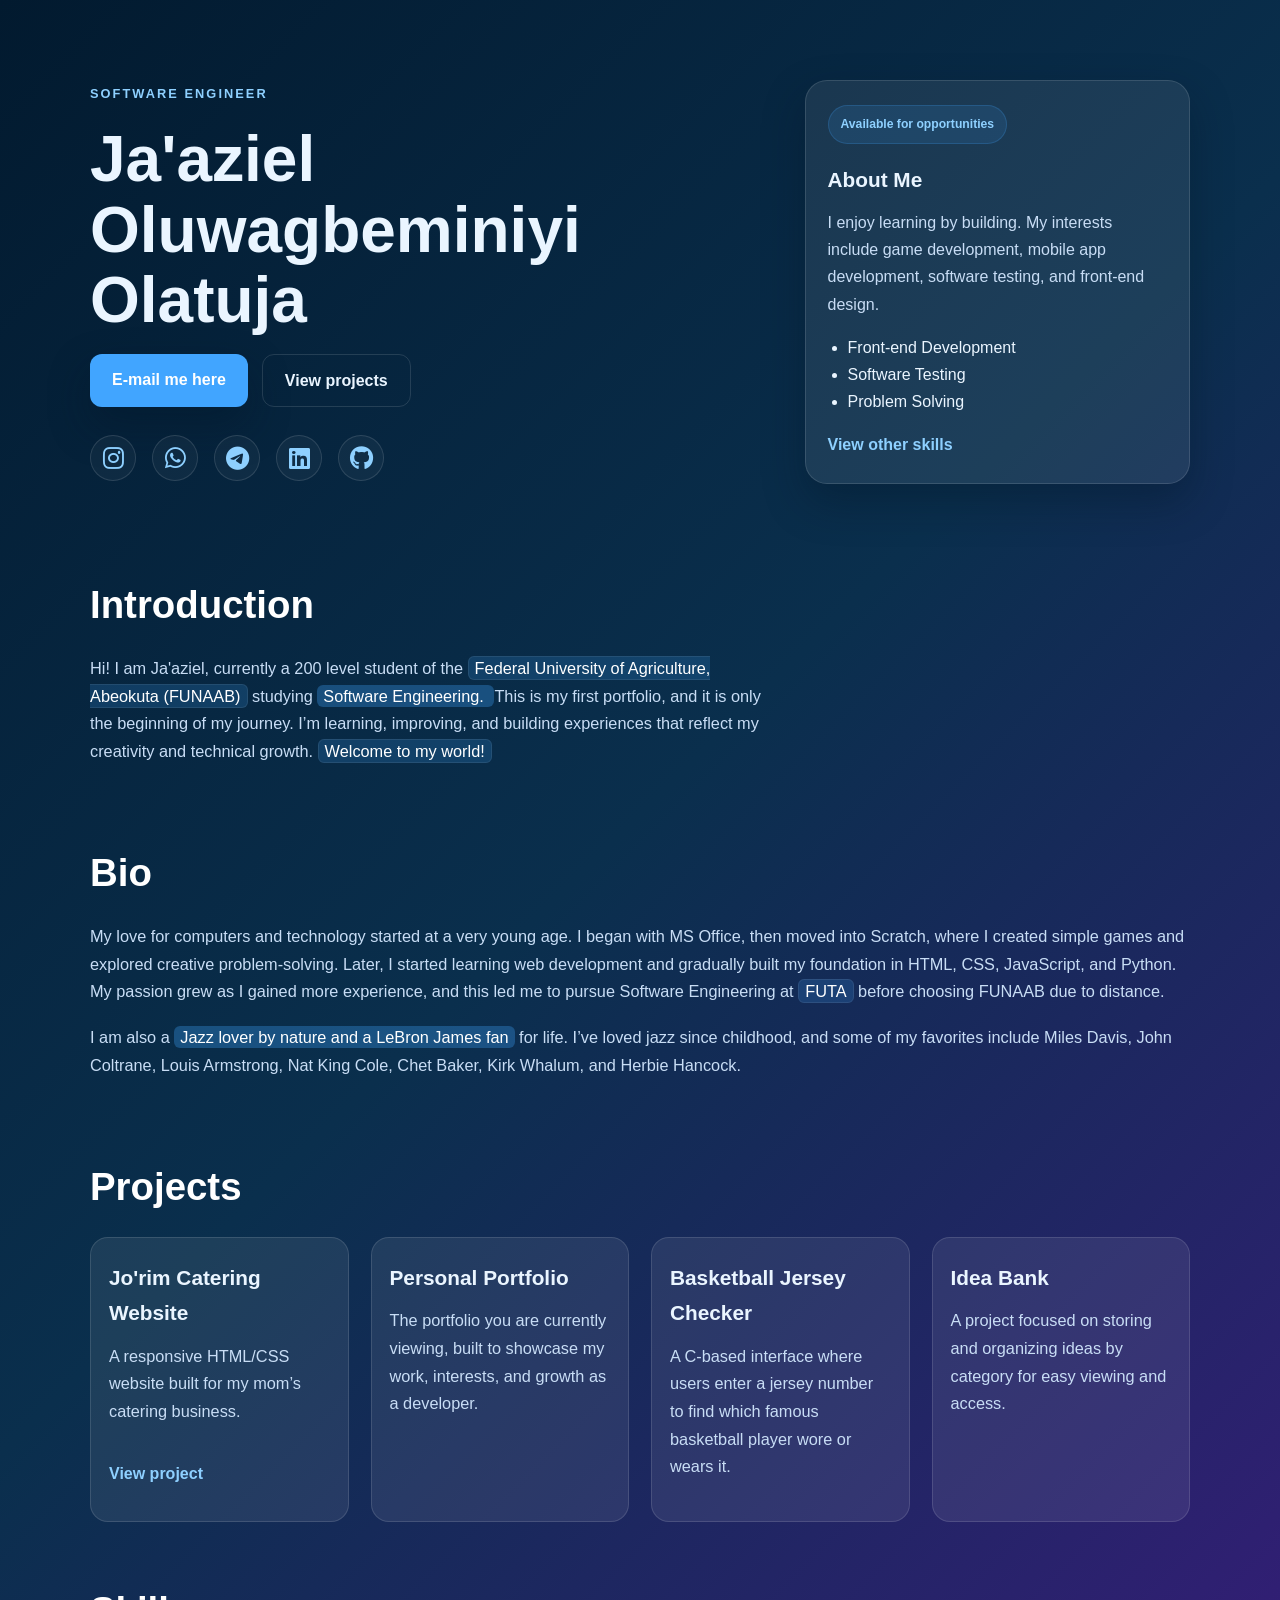
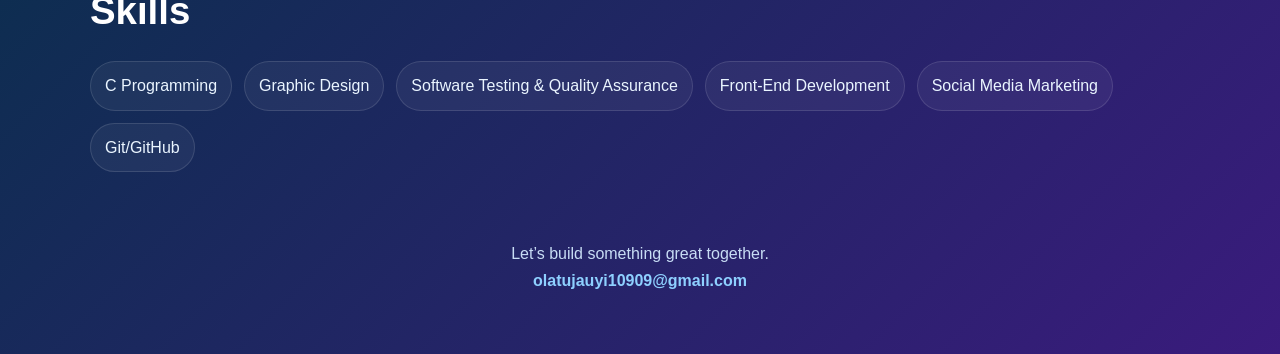
<file: index.html>
<!doctype html>
<html lang="en">
  <head>
    <meta charset="UTF-8" />
    <meta name="viewport" content="width=device-width, initial-scale=1.0" />
    <title>Ja'aziel Olatuja | Software Engineer</title>
    <meta
      name="description"
      content="Portfolio of Ja'aziel Oluwagbeminiyi Olatuja, Software Engineer."
    />
    <link rel="stylesheet" href="style.css" />
    <link
      rel="stylesheet"
      href="https://cdnjs.cloudflare.com/ajax/libs/font-awesome/6.5.1/css/all.min.css"
    />
  </head>
  <body>
    <header class="hero">
      <div class="container hero-inner">
        <div class="hero-text">
          <p class="eyebrow">Software Engineer</p>
          <h1>Ja'aziel Oluwagbeminiyi Olatuja</h1>
          <div class="cta">
            <a
              class="btn btn-primary"
              href="mailto:olatujauyi10909@gmail.com?subject=Contact"
              >E-mail me here</a
            >
            <a class="btn btn-secondary" href="#projects">View projects</a>
          </div>

          <div class="socials">
            <a
              href="https://instagram.com/ja_10909"
              target="_blank"
              aria-label="Instagram"
            >
              <i class="fab fa-instagram"></i>
            </a>
            <a
              href="https://wa.me/2349157883306"
              target="_blank"
              aria-label="WhatsApp"
            >
              <i class="fab fa-whatsapp"></i>
            </a>
            <a
              href="https://t.me/Jazz_Man101"
              target="_blank"
              aria-label="Telegram"
            >
              <i class="fab fa-telegram"></i>
            </a>
            <a
              href="https://linkedin.com/in/ja-aziel-olatuja-22b509301"
              target="_blank"
              aria-label="LinkedIn"
            >
              <i class="fab fa-linkedin"></i>
            </a>
            <a
              href="https://github.com/chinazum101/"
              target="_blank"
              aria-label="GitHub"
            >
              <i class="fab fa-github"></i>
            </a>
          </div>
        </div>

        <div class="hero-card">
          <div class="badge">Available for opportunities</div>
          <h3>About Me</h3>
          <p>
            I enjoy learning by building. My interests include game development,
            mobile app development, software testing, and front-end design.
          </p>
          <ul>
            <li>Front-end Development</li>
            <li>Software Testing</li>
            <li>Problem Solving</li>
          </ul>
          <a class="project-link" href="#skills">View other skills</a>
        </div>
      </div>
    </header>

    <main class="container">
      <section class="section">
        <h2>Introduction</h2>
        <p class="intro">
          Hi! I am Ja'aziel, currently a 200 level student of the
          <a class="inline-link" href="https://funaab.edu.ng" target="_blank"
            >Federal University of Agriculture, Abeokuta (FUNAAB)</a
          >
          studying <mark class="highlight"> Software Engineering. </mark> This
          is my first portfolio, and it is only the beginning of my journey. I’m
          learning, improving, and building experiences that reflect my
          creativity and technical growth.
          <a class="inline-link" href="media.html">Welcome to my world!</a>
        </p>
      </section>

      <section class="section">
        <h2>Bio</h2>
        <p>
          My love for computers and technology started at a very young age. I
          began with MS Office, then moved into Scratch, where I created simple
          games and explored creative problem-solving. Later, I started learning
          web development and gradually built my foundation in HTML, CSS,
          JavaScript, and Python. My passion grew as I gained more experience,
          and this led me to pursue Software Engineering at
          <a class="inline-link" href="https://futa.edu.ng" target="_blank"
            >FUTA</a
          >
          before choosing FUNAAB due to distance.
        </p>

        <p>
          I am also a
          <mark class="highlight"
            >Jazz lover by nature and a LeBron James fan</mark
          >
          for life. I’ve loved jazz since childhood, and some of my favorites
          include Miles Davis, John Coltrane, Louis Armstrong, Nat King Cole,
          Chet Baker, Kirk Whalum, and Herbie Hancock.
        </p>
      </section>

      <section id="projects" class="section">
        <h2>Projects</h2>

        <div class="projects">
          <article class="project-card">
            <h3>Jo'rim Catering Website</h3>
            <p>
              A responsive HTML/CSS website built for my mom’s catering
              business.
            </p>
            <a
              class="project-link"
              href="https://chinazum101.github.io/jorim-website/jorimhome.html"
              target="_blank"
            >
              View project
            </a>
          </article>

          <article class="project-card">
            <h3>Personal Portfolio</h3>
            <p>
              The portfolio you are currently viewing, built to showcase my
              work, interests, and growth as a developer.
            </p>
          </article>

          <article class="project-card">
            <h3>Basketball Jersey Checker</h3>
            <p>
              A C-based interface where users enter a jersey number to find
              which famous basketball player wore or wears it.
            </p>
          </article>

          <article class="project-card">
            <h3>Idea Bank</h3>
            <p>
              A project focused on storing and organizing ideas by category for
              easy viewing and access.
            </p>
          </article>
        </div>
      </section>

      <section id="skills"  class="section">
        <h2>Skills</h2>
        <ul class="skills">
          <li>C Programming</li>
          <li>Graphic Design</li>
          <li>Software Testing & Quality Assurance</li>
          <li>Front-End Development</li>
          <li>Social Media Marketing</li>
          <li>Git/GitHub</li>
        </ul>
      </section>
    </main>

    <footer class="footer">
      <p>Let’s build something great together.</p>
      <a href="mailto:olatujauyi10909@gmail.com?subject=Contact"
        >olatujauyi10909@gmail.com</a
      >
    </footer>

    <script src="script.js"></script>
  </body>
</html>
</file>
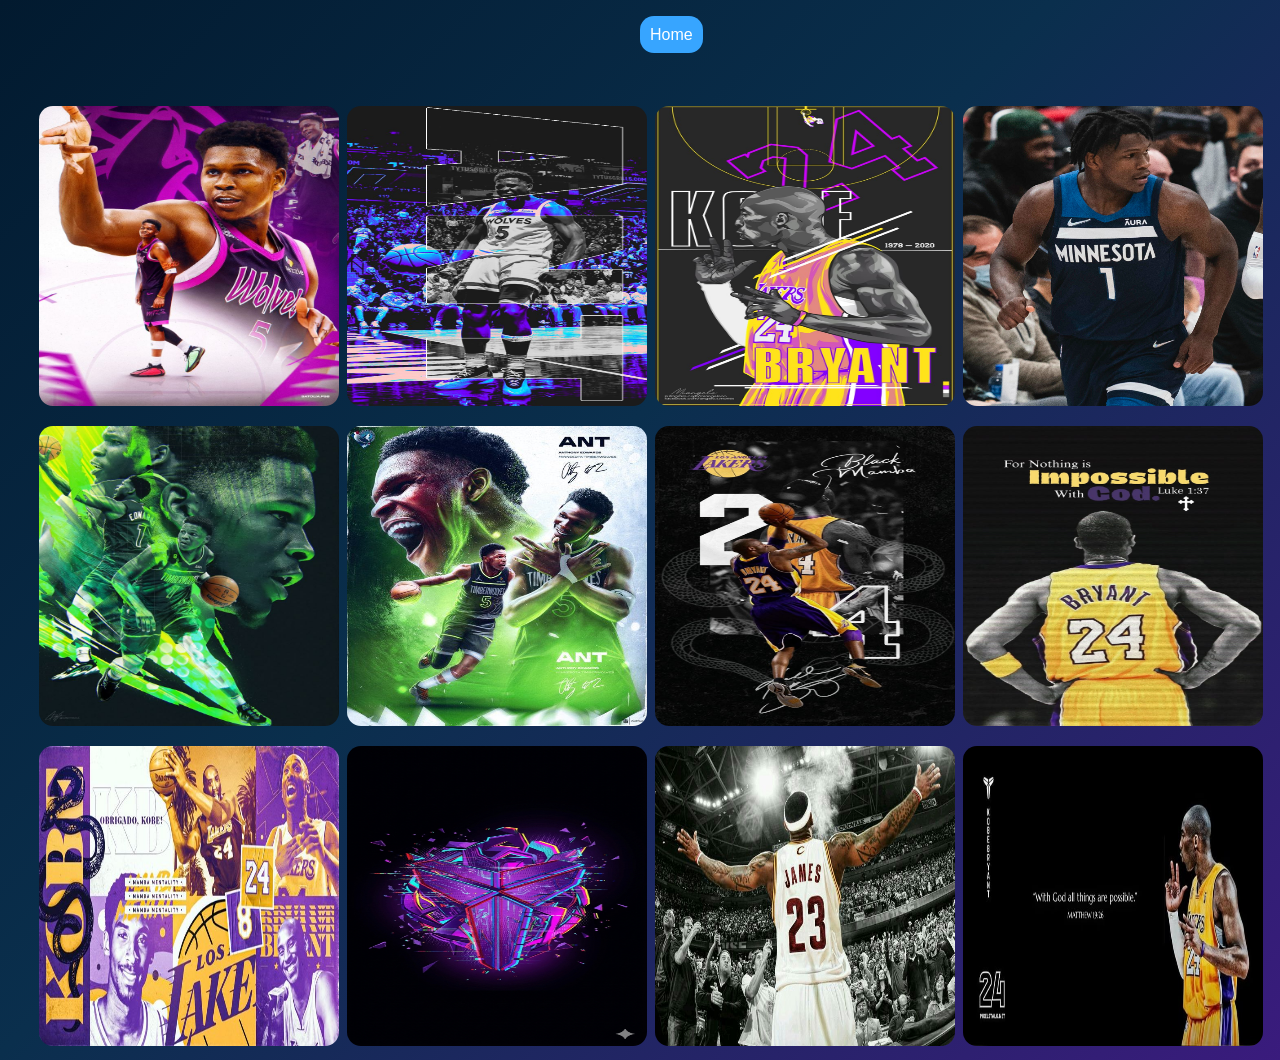
<file: media.html>
<!DOCTYPE html>
<html lang="en">
<head>
    <meta charset="UTF-8">
    <meta name="viewport" content="width=device-width, initial-scale=1.0">
    <title>Media Page</title>
    <style type="text/css">
        body{
  background: linear-gradient(135deg, #021a2f, #0a2f4d 45%, #3a1b7d 100%);
        }
        a{
            background-color: rgb(55, 165, 255);
            text-decoration: none;
            font-size: 12pt;
            font-family: 'Inter Black', sans-serif;
            color: white;
            border: none;
            border-color: white;
            border-radius: 14px;
            padding: 10px;
            margin-bottom: 20px;
            width: auto;
            text-align: center;
            margin-left: 50%;      
        
        }
        img{
            width: 300px;
            height: 300px;
            border-radius: 14px;
            display: flexbox;
            grid-template-columns: repeat(auto-fit, minmax(220px, 1fr));
            gap: 22px;
            margin-top: 16px;
            transition: 0.25s ease;
        }
        img:hover{
            position: relative;
            transform: translateY(-4px);
        }
    </style>
</head>
<body>
    <br>
    <a href="index.html">Home</a>
    <br>
    <br>
    <section class="section">
<pre>     
    <img src="1.jpg"> <img src="2.jpg"> <img src="3.jpg"> <img src="4.jpg">
    <img src="5.jpg"> <img src="6.jpg"> <img src="7.jpg"> <img src="8.jfif">
    <img src="9.jfif"> <img src="10.png"> <img src="11.jpg"> <img src="12.jfif"></pre>

    </section>
</body>
</html>
</file>
<file: style.css>
* {
  box-sizing: border-box;
  margin: 0;
  padding: 0;
}

:root {
  --bg-dark: #071a2d;
  --bg-mid: #0d2a49;
  --primary: #41a5ff;
  --primary-light: #8ed0ff;
  --text: #eaf5ff;
  --muted: #c8ddf5;
  --card: rgba(255, 255, 255, 0.08);
  --border: rgba(255, 255, 255, 0.12);
  --shadow: 0 18px 40px rgba(4, 20, 37, 0.35);
}

html {
  scroll-behavior: smooth;
}

body {
  font-family: "Segoe UI", Tahoma, Geneva, Verdana, sans-serif;
  background: linear-gradient(135deg, #021a2f, #0a2f4d 45%, #3a1b7d 100%);
  color: var(--text);
  line-height: 1.7;
}

a {
  color: inherit;
  text-decoration: none;
}

.container {
  width: min(1100px, 90%);
  margin: 0 auto;
}

.hero {
  padding: 80px 0 60px;
}

.hero-inner {
  display: grid;
  grid-template-columns: 1.4fr 0.8fr;
  align-items: center;
  gap: 40px;
}

.eyebrow {
  color: var(--primary-light);
  text-transform: uppercase;
  letter-spacing: 0.16em;
  font-size: 0.8rem;
  font-weight: 700;
  margin-bottom: 20px;
}

h1 {
  font-size: clamp(2.2rem, 5vw, 4rem);
  line-height: 1.1;
  margin-bottom: 18px;
}

h2 {
  font-size: clamp(1.7rem, 3vw, 2.4rem);
  margin-bottom: 18px;
  color: #ffffff;
}

h3 {
  font-size: 1.3rem;
  margin-bottom: 12px;
}

.intro {
  max-width: 680px;
  font-size: 1.08rem;
  color: var(--muted);
  margin-bottom: 26px;
}

.inline-link {
  color: #ffffff;
  background: rgba(65, 165, 255, 0.18);
  padding: 2px 6px;
  border-radius: 6px;
  border: 1px solid rgba(255, 255, 255, 0.08);
}

.cta {
  display: flex;
  flex-wrap: wrap;
  gap: 14px;
  margin-bottom: 28px;
}

.btn {
  display: inline-block;
  padding: 12px 22px;
  border-radius: 12px;
  font-weight: 600;
  transition: 0.25s ease;
}

.btn-primary {
  background: var(--primary);
  color: white;
  box-shadow: var(--shadow);
}

.btn-primary:hover {
  transform: translateY(-2px);
  background: #2f96ef;
}

.btn-secondary {
  background: transparent;
  color: var(--text);
  border: 1px solid var(--border);
}

.btn-secondary:hover {
  background: rgba(255, 255, 255, 0.06);
}

.socials {
  display: flex;
  flex-wrap: wrap;
  gap: 16px;
  align-items: center;
}

.socials a {
  width: 46px;
  height: 46px;
  display: inline-flex;
  align-items: center;
  justify-content: center;
  font-size: 1.5rem;
  color: var(--primary-light);
  background: rgba(255, 255, 255, 0.04);
  border: 1px solid var(--border);
  border-radius: 50%;
  transition: 0.25s ease;
}

.socials a:hover {
  transform: translateY(-2px);
  color: white;
  border-color: rgba(255, 255, 255, 0.2);
  background: rgba(65, 165, 255, 0.12);
}

.hero-card {
  background: var(--card);
  border: 1px solid var(--border);
  border-radius: 22px;
  padding: 24px 22px;
  box-shadow: var(--shadow);
}

.badge {
  display: inline-block;
  background: rgba(65, 165, 255, 0.12);
  color: var(--primary-light);
  border: 1px solid rgba(65, 165, 255, 0.2);
  font-size: 0.76rem;
  font-weight: 700;
  padding: 8px 12px;
  border-radius: 999px;
  margin-bottom: 18px;
}

.hero-card p,
.section p,
.project-card p,
.footer p {
  color: var(--muted);
}

.hero-card ul {
  margin-top: 16px;
  padding-left: 20px;
  color: var(--text);
}

.section {
  padding: 28px 0;
}

.section p {
  margin-bottom: 18px;
  font-size: 1.02rem;
}

.highlight {
  background: rgba(65, 165, 255, 0.3);
  color: white;
  border-radius: 6px;
  padding: 2px 6px;
}

.projects {
  display: grid;
  grid-template-columns: repeat(auto-fit, minmax(220px, 1fr));
  gap: 22px;
  margin-top: 16px;
}

.project-card {
  background: var(--card);
  border: 1px solid var(--border);
  border-radius: 18px;
  padding: 22px 18px;
  transition: 0.25s ease;
}

.project-card:hover {
  transform: translateY(-4px);
  border-color: rgba(255, 255, 255, 0.18);
}

.project-link {
  display: inline-block;
  margin-top: 16px;
  color: var(--primary-light);
  font-weight: 700;
}

.skills {
  display: flex;
  flex-wrap: wrap;
  gap: 12px;
  list-style: none;
  margin-top: 10px;
}

.skills li {
  background: rgba(255, 255, 255, 0.05);
  border: 1px solid var(--border);
  border-radius: 999px;
  padding: 10px 14px;
  color: var(--text);
}

.footer {
  text-align: center;
  padding: 40px 20px 60px;
}

.footer a {
  color: var(--primary-light);
  font-weight: 600;
}

@media (max-width: 768px) {
  .hero-inner {
    grid-template-columns: 1fr;
  }

  .hero {
    padding-top: 50px;
  }

  .cta {
    flex-direction: column;
    align-items: flex-start;
  }

  .btn {
    width: 100%;
    text-align: center;
  }
}
</file>
